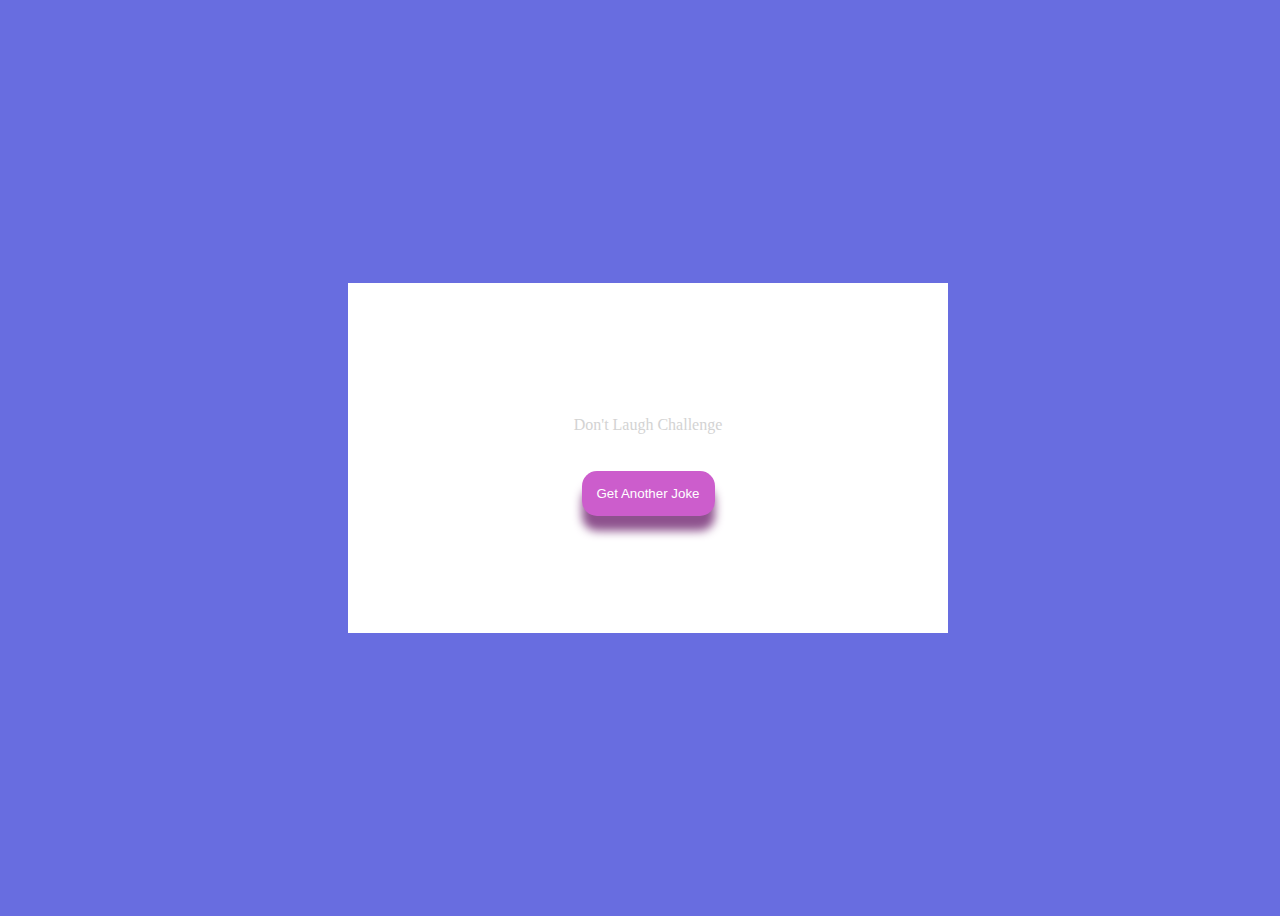
<file: 10_Dad's jokes/index.html>
<!DOCTYPE html>
<html lang="en">
<head>
    <meta charset="UTF-8">
    <meta http-equiv="X-UA-Compatible" content="IE=edge">
    <meta name="viewport" content="width=device-width, initial-scale=1.0">
    <title>Dad's jokes</title>
    <link rel="stylesheet" href="style.css">
    <script src="script.js"></script>
</head>
<body onload="load()">
    <div>
        <p>Don't Laugh Challenge</p>
        <section id="joke">
            <h1 id="question"></h1>
            <h1 id="response"></h1>
        </section>
        <button onclick="clickb()">Get Another Joke</button>
    </div>
</body>
</html>
</file>
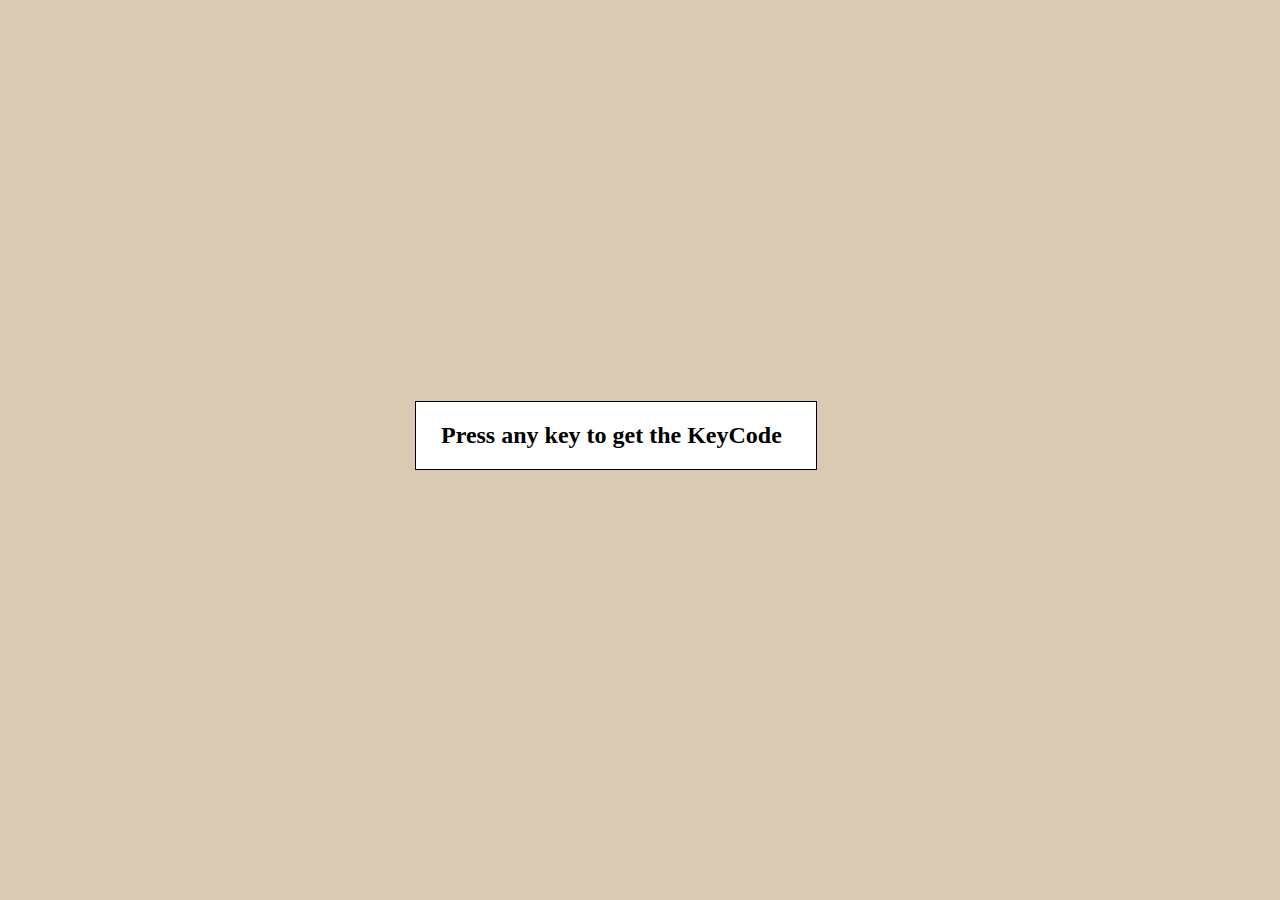
<file: 11_Event Keycodes/index.html>
<!DOCTYPE html>
<html lang="en">
<head>
    <meta charset="UTF-8">
    <meta name="viewport" content="width=device-width, initial-scale=1.0">
    <title>Event Keycodes</title>
    <link rel="stylesheet" href="style.css">
    <script src="script.js"></script>
</head>
<body onkeydown="keyPressed(event)">
    <div class="load" >
        <h2>Press any key to get the KeyCode</h2>
    </div>
    <div class="keys">
        <div>
            <p>event.key</p>
            <div class="text">
                <h2 id="key">0</h2>
            </div>
            
        </div>
        <div>
            <p>event.keyCode</p>
            <div class="text">
                <h2 id="keycode">1</h2>
            </div>
        </div>
        <div>
            <p>event.code</p>
            <div class="text">
                <h2 id="code">2</h2>
            </div>
        </div>
    </div>
</body>
</html>
</file>
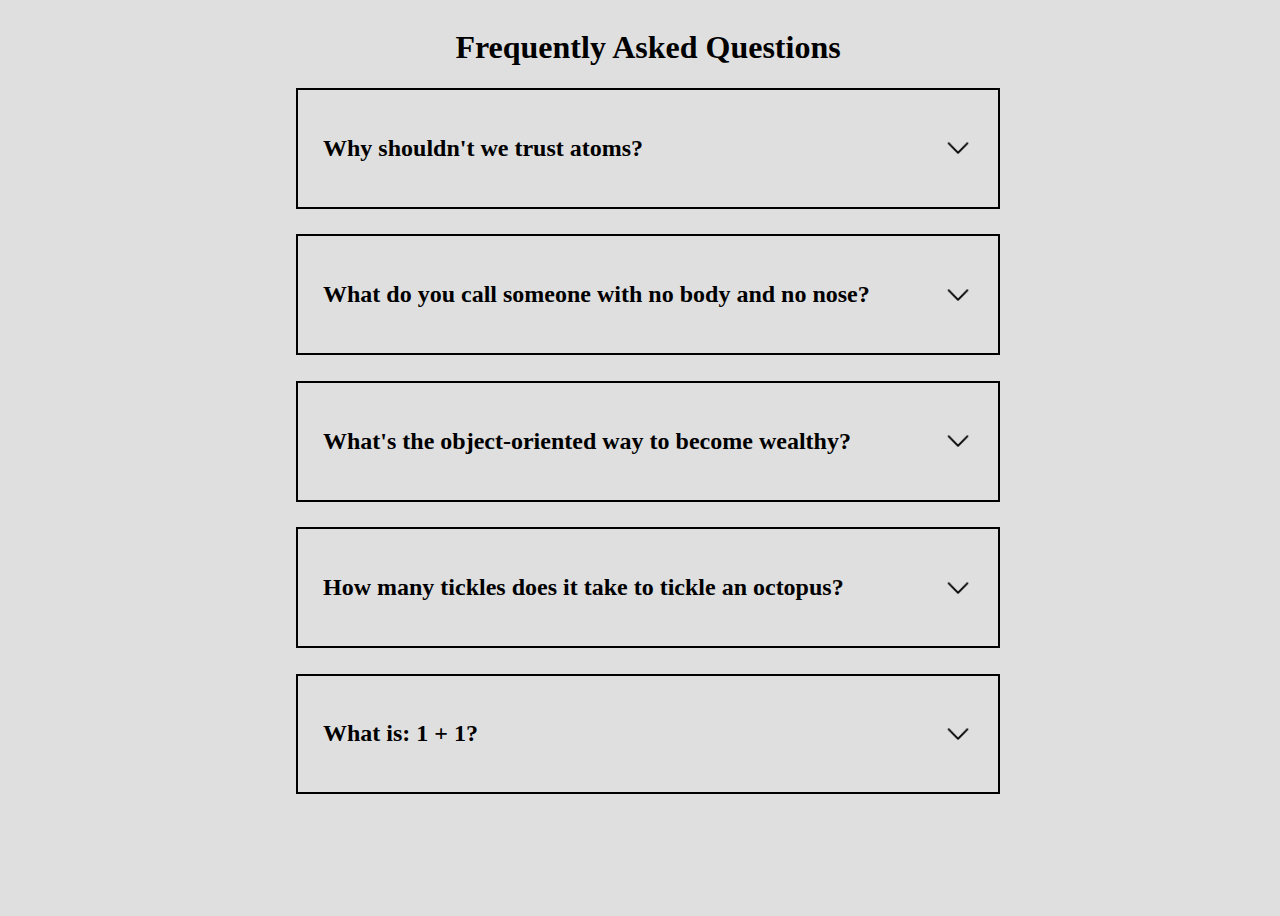
<file: 12_FAQ/index.html>
<!DOCTYPE html>
<html lang="en">
<head>
    <meta charset="UTF-8">
    <meta http-equiv="X-UA-Compatible" content="IE=edge">
    <meta name="viewport" content="width=device-width, initial-scale=1.0">
    <title>FAQ</title>
    <link rel="stylesheet" href="style.css">
    <script src="script.js"></script>
</head>
<body>
    <h1>Frequently Asked Questions</h1>
    <div class="items">
        <h2>Why shouldn't we trust atoms?</h2>
        <button class="btn" onclick="faqclick(0)"></button>
        <div class="text noactive">
            <p>They make up everything</p>
        </div>
    </div>
    <div class="items">
        <h2>What do you call someone with no body and no nose?</h2>
        <button class="btn" onclick="faqclick(1)"></button>
        <div class="text noactive">
            <p>Nobody knows</p>
        </div>
    </div>
    <div class="items">
        <h2>What's the object-oriented way to become wealthy?</h2>
        <button class="btn" onclick="faqclick(2)"></button>
        <div class="text noactive">
            <p>Inheritance</p>
        </div>
    </div>
    <div class="items">
        <h2>How many tickles does it take to tickle an octopus?</h2>
        <button class="btn" onclick="faqclick(3)"></button>
        <div class="text noactive">
            <p>Ten-tickles</p>
        </div>
    </div>
    <div class="items">
        <h2>What is: 1 + 1?</h2>
        <button class="btn" onclick="faqclick(4)"></button>
        <div class="text noactive">
            <p>Depends on who are you asking</p>
        </div>
    </div>
</body>
</html>
</file>
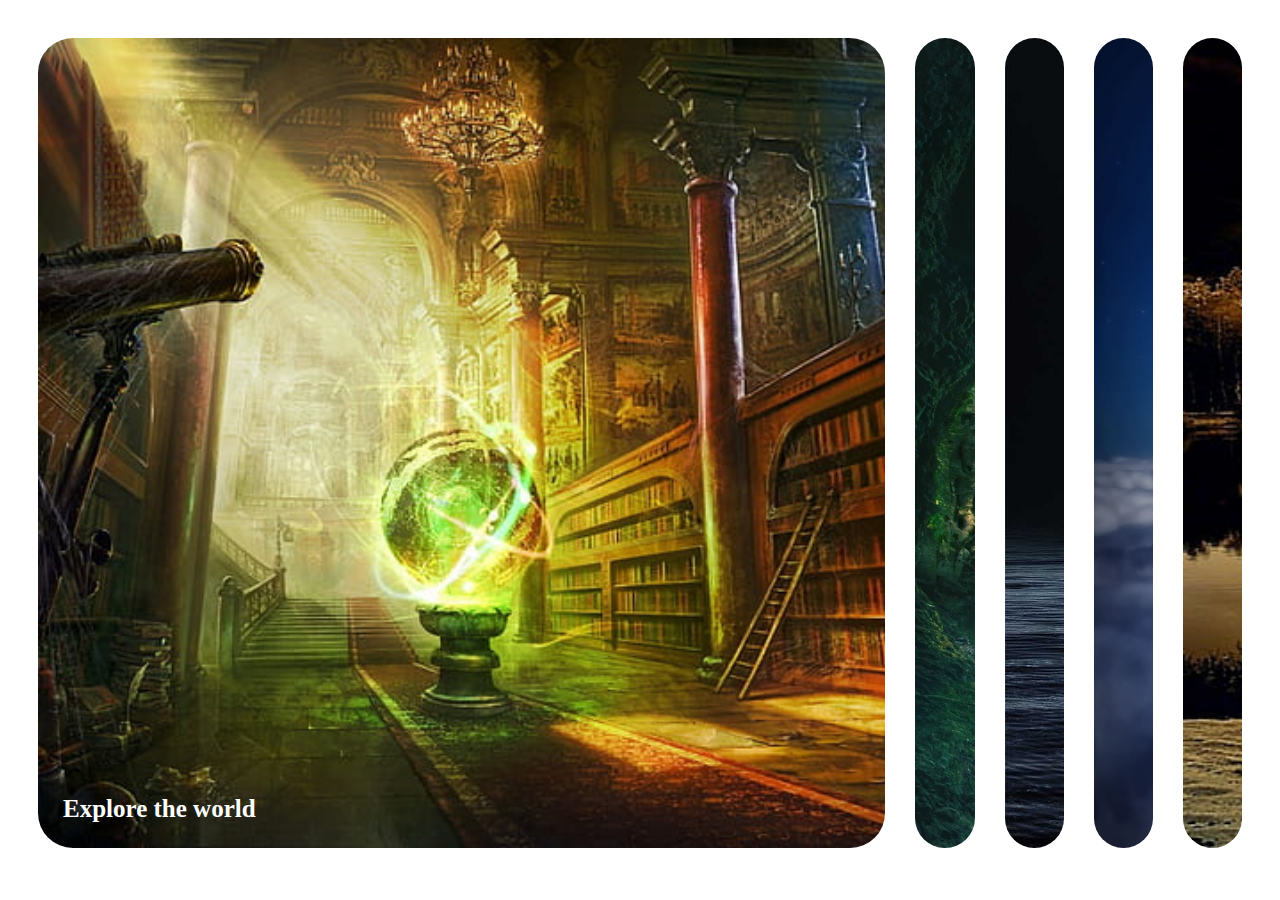
<file: 1_Expanding cards/index.html>
<!DOCTYPE html>
<html lang="en">
<head>
    <meta charset="UTF-8">
    <meta name="viewport" content="width=device-width, initial-scale=1.0">
    <title>Expanding cards</title>
    <link rel="stylesheet" href="style.css">
    <script src="script.js"></script>
</head>
<body>
    <div onclick="expand(0)" class="cards">
        <h3>Explore the world</h3>
    </div>
    <div onclick="expand(1)" class="cards">
        <h3>Wild forest</h3>
    </div>
    <div onclick="expand(2)" class="cards">
        <h3>Sunny beach</h3>
    </div>
    <div onclick="expand(3)" class="cards">
        <h3>City on winter</h3>
    </div>
    <div onclick="expand(4)" class="cards">
        <h3>Mountains - Clouds</h3>
    </div>
</body>
</html>
</file>
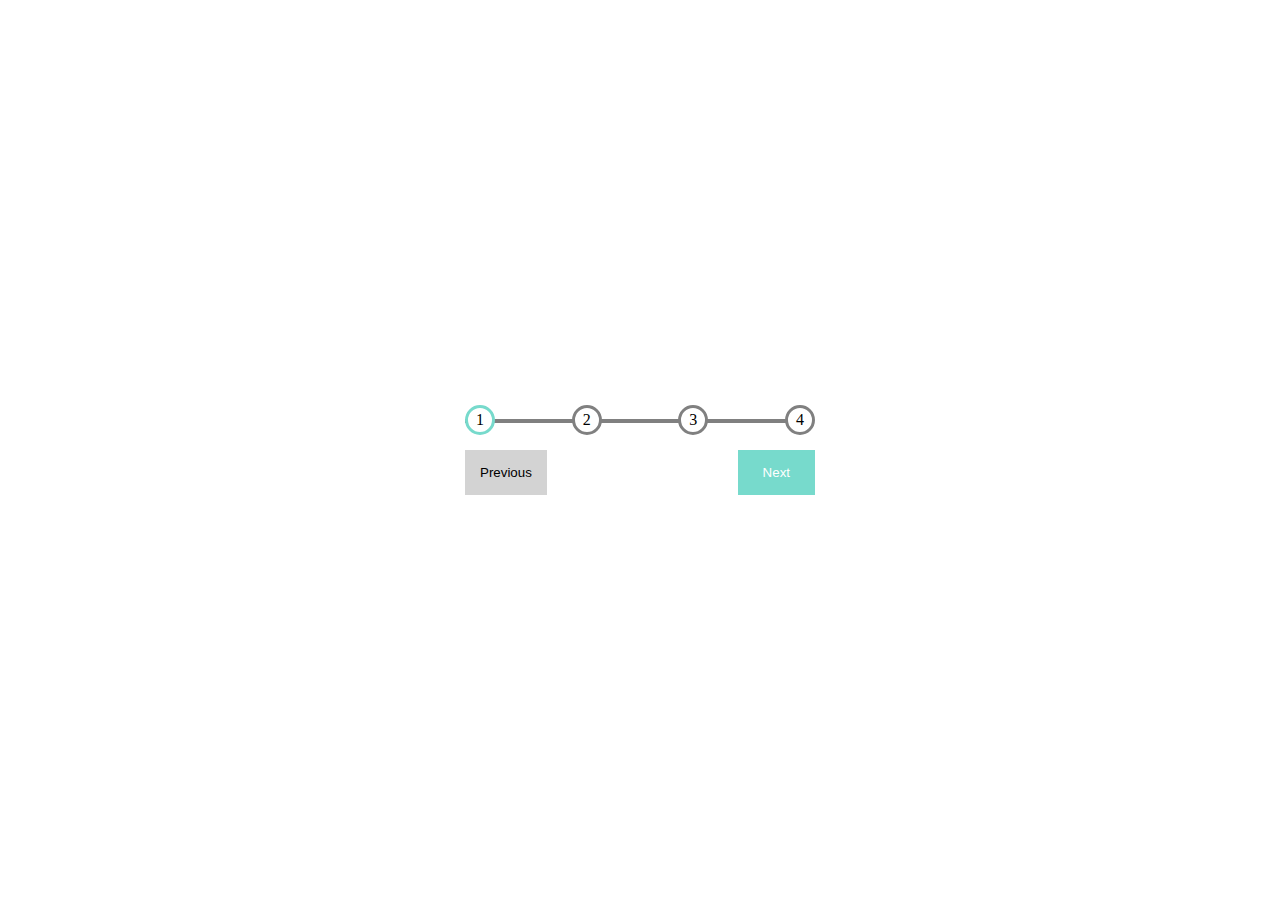
<file: 2_Progress steps/index.html>
<!DOCTYPE html>
<html lang="en">
<head>
    <meta charset="UTF-8">
    <meta name="viewport" content="width=device-width, initial-scale=1.0">
    <title>Progress steps</title>
    <link rel="stylesheet" href="style.css">
    <script src="script.js"></script>
</head>
<body onload="load()">
    <div class="container">
        <div class="progress">
            <div class="line"></div>
            <div class="number">1</div>
            <div class="number">2</div>
            <div class="number">3</div>
            <div class="number">4</div>
        </div>
        <div class="buttons">
            <button id="previous" onclick="previous()" disabled>Previous</button>
            <button id="next" onclick="next1()">Next</button>
        </div>
    </div>

</body>
</html>
</file>
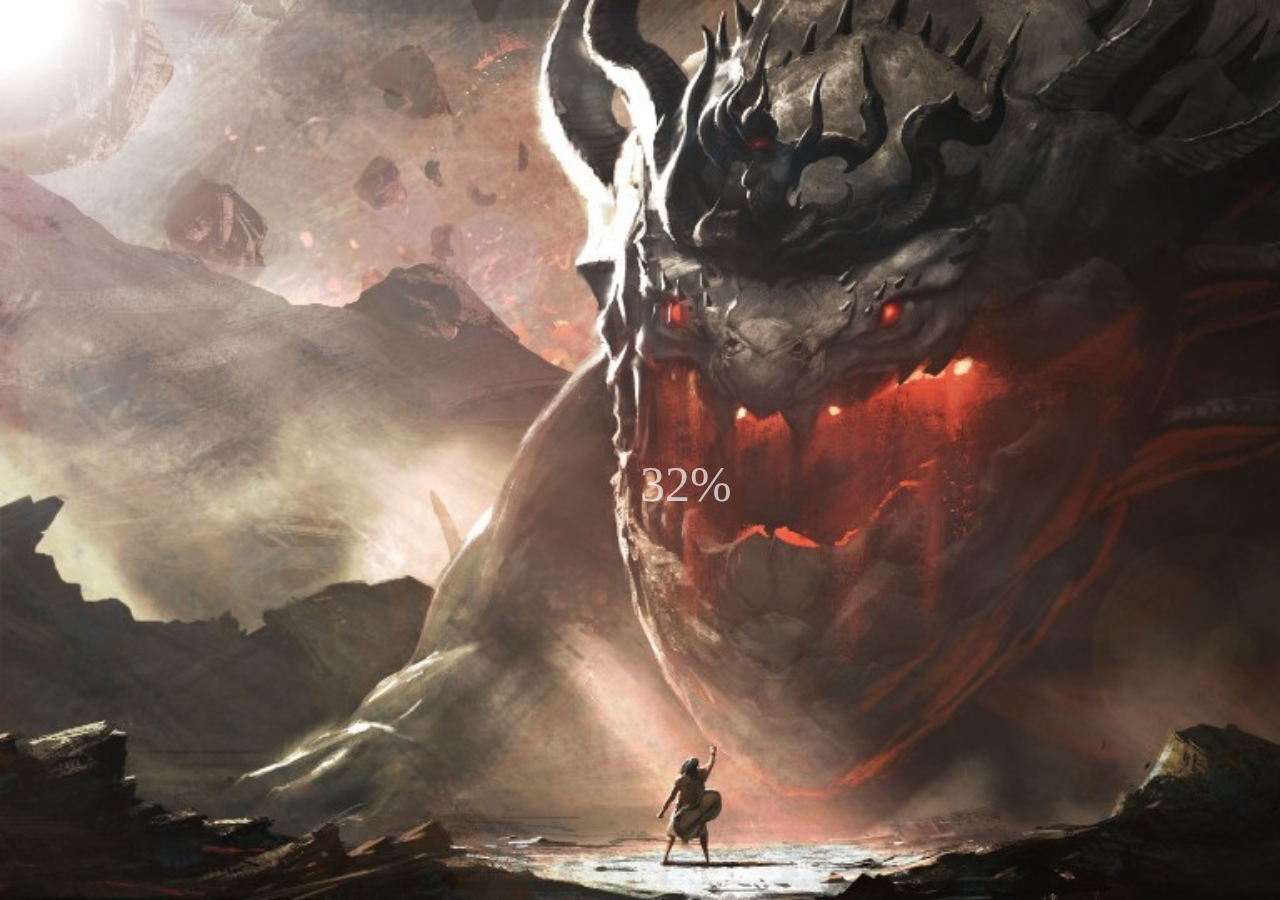
<file: 5_Blurry loading/index.html>
<!DOCTYPE html>
<html lang="en">
<head>
    <meta charset="UTF-8">
    <meta name="viewport" content="width=device-width, initial-scale=1.0">
    <title>Blurry loading</title>
    <link rel="stylesheet" href="style.css">
    <script src="script.js"></script>
</head>
<body onload="load()">
    <div class="image">
    </div>
    <p class="loader"></p>
</body>
</html>
</file>
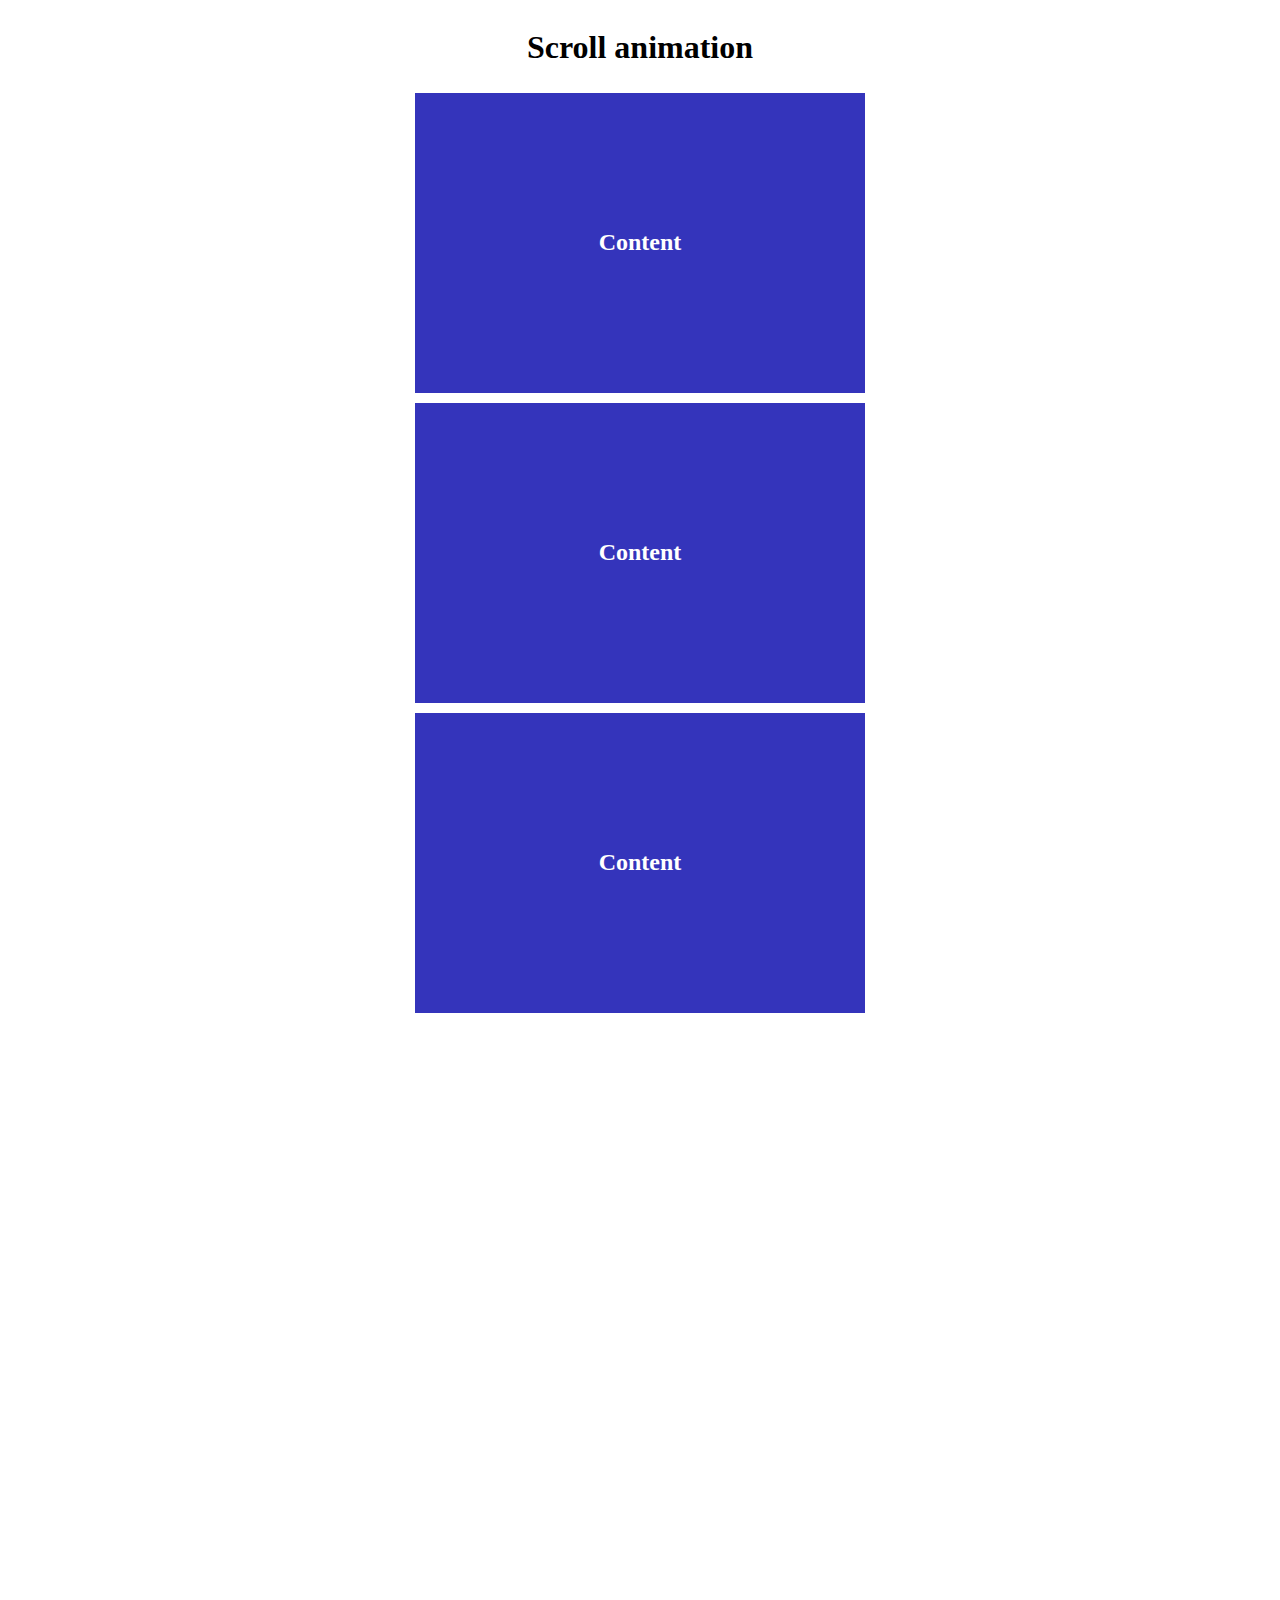
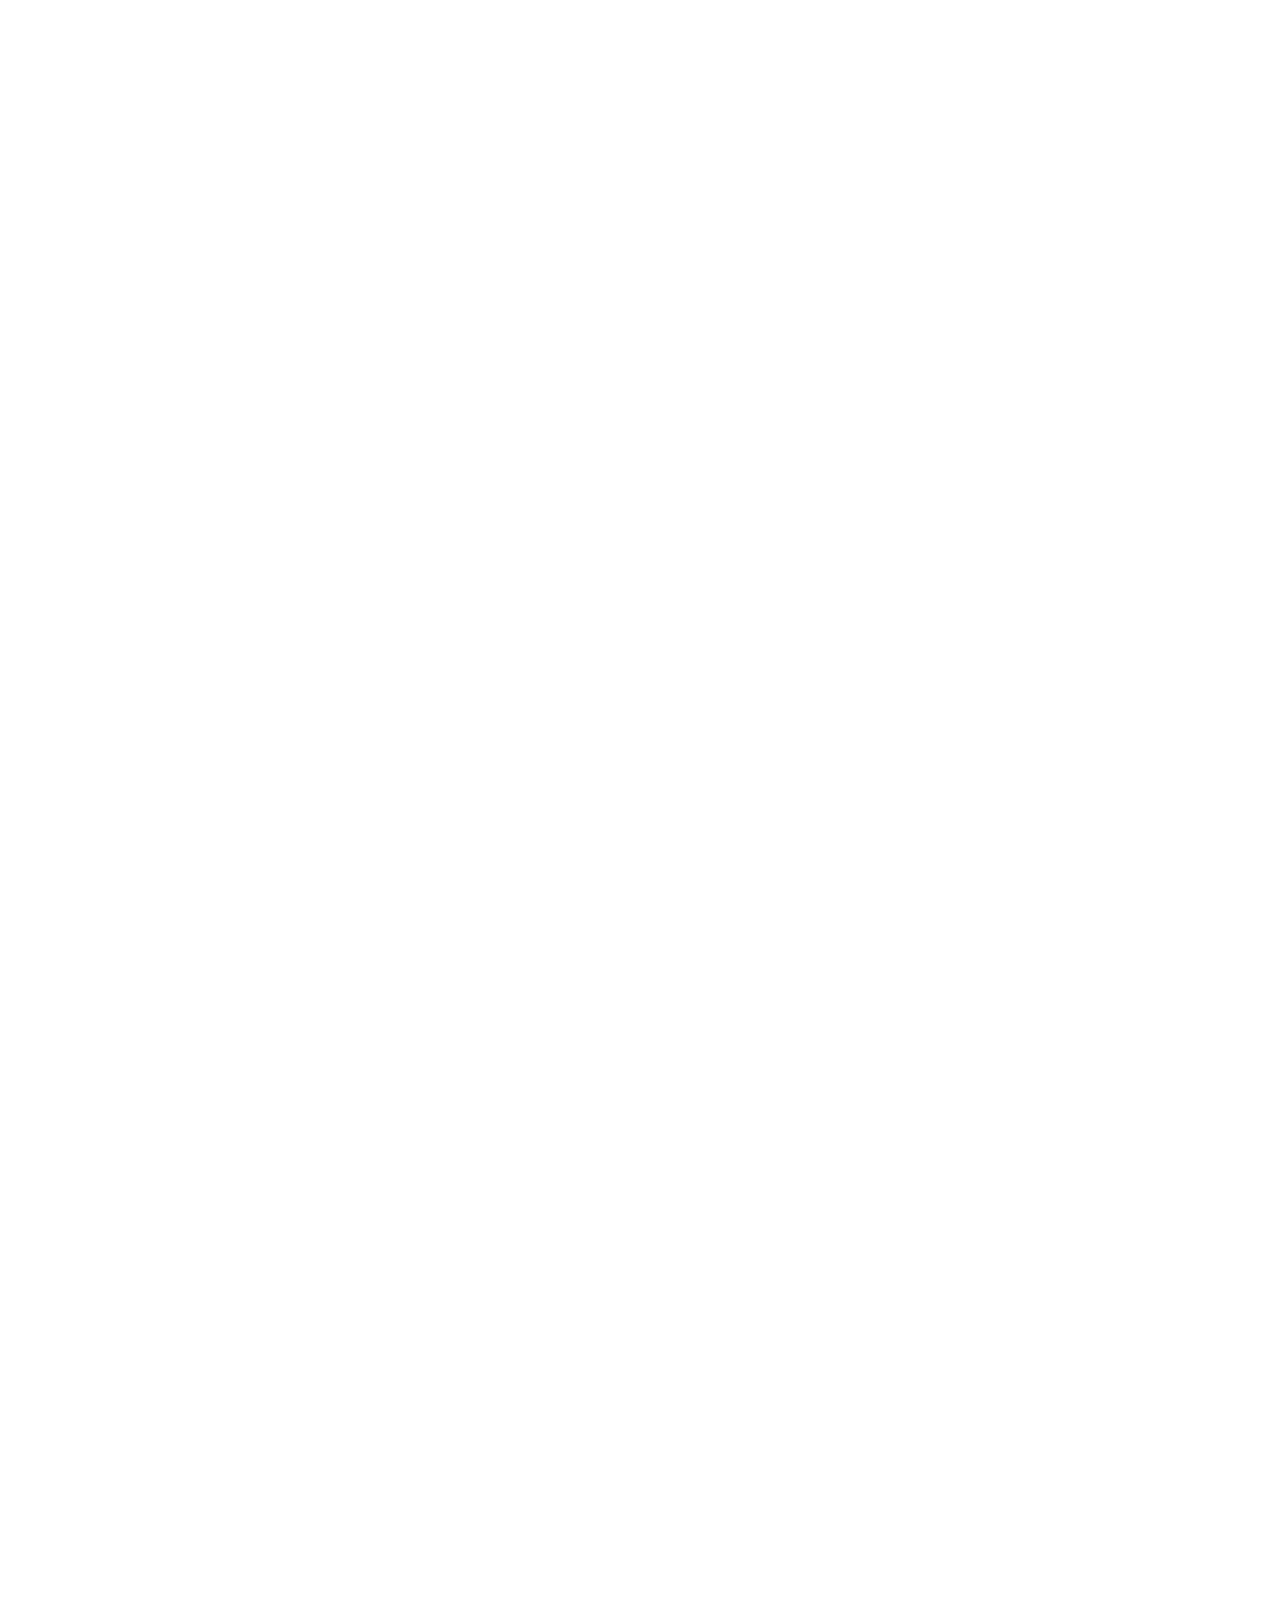
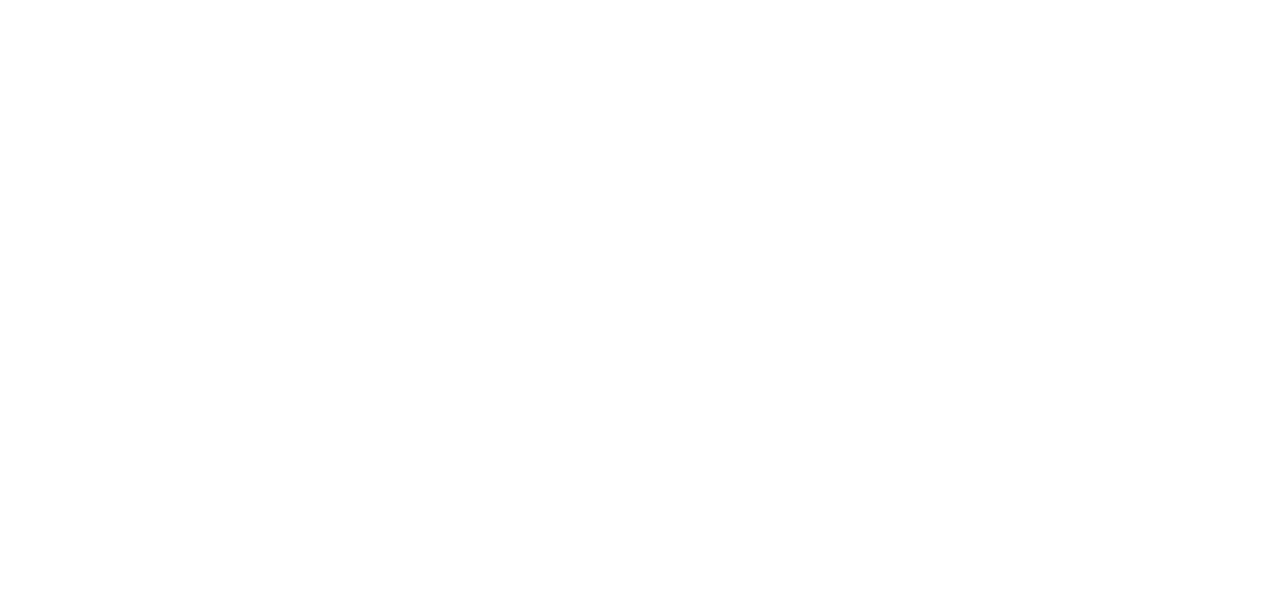
<file: 6_Scroll animation/index.html>
<!DOCTYPE html>
<html lang="en">
<head>
    <meta charset="UTF-8">
    <meta name="viewport" content="width=device-width, initial-scale=1.0">
    <title>Scroll animation</title>
    <link rel="stylesheet" href="style.css">
    <script src="script.js"></script>
</head>
<body onscroll="scrolling()" onload="load()">
    <h1>Scroll animation</h1>
    <div class="box show">
        <h2>Content</h2>
    </div>
    <div class="box show">
        <h2>Content</h2>
    </div>
    <div class="box show">
        <h2>Content</h2>
    </div>
    <div class="box">
        <h2>Content</h2>
    </div>
    <div class="box pair">
        <h2>Content</h2>
    </div>
    <div class="box">
        <h2>Content</h2>
    </div>
    <div class="box pair">
        <h2>Content</h2>
    </div>
    <div class="box">
        <h2>Content</h2>
    </div>
    <div class="box pair">
        <h2>Content</h2>
    </div>
    <div class="box">
        <h2>Content</h2>
    </div>
    <div class="box pair">
        <h2>Content</h2>
    </div>
    <div class="box">
        <h2>Content</h2>
    </div>
</body>
</html>
</file>
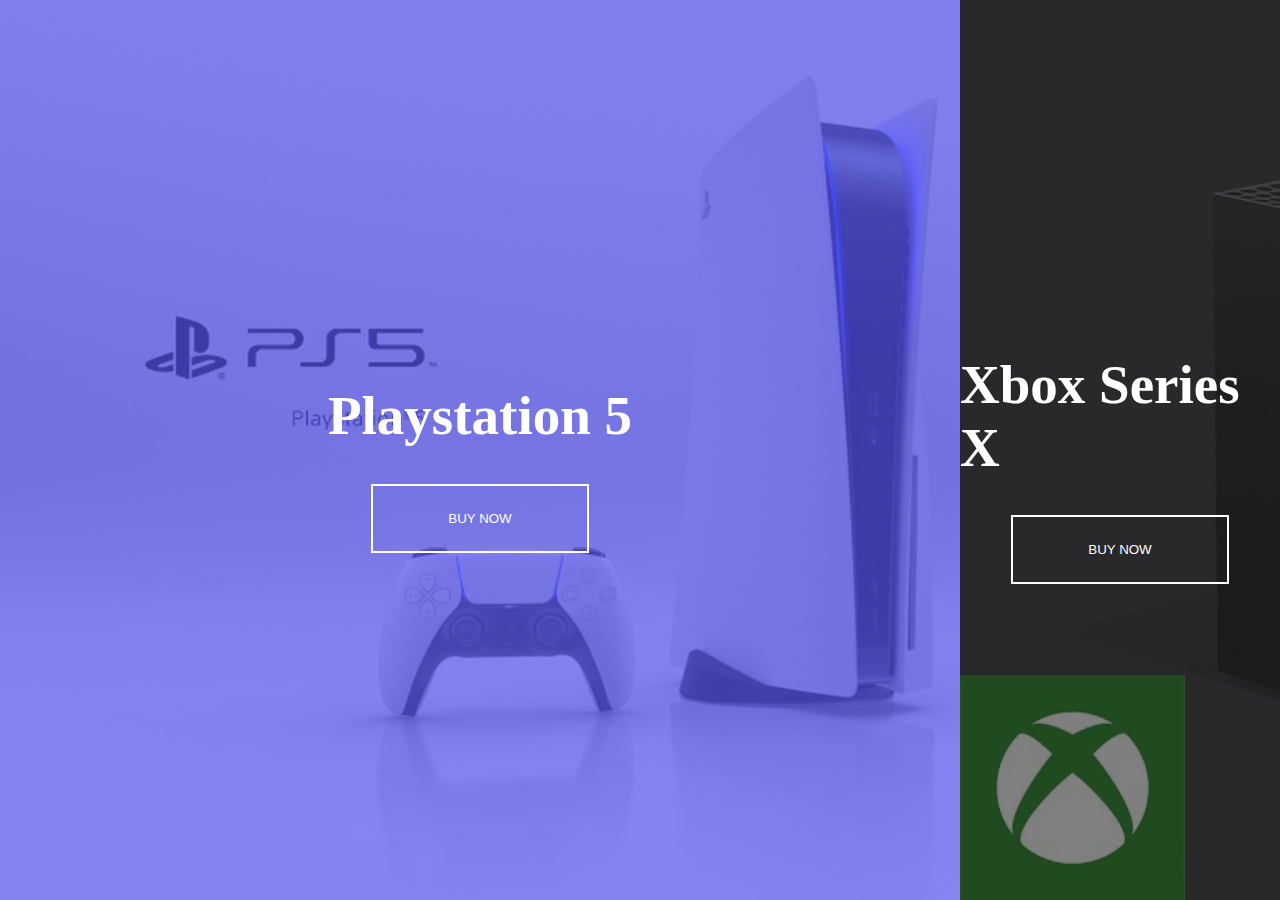
<file: 7_Split landing page/index.html>
<!DOCTYPE html>
<html lang="en">
<head>
    <meta charset="UTF-8">
    <meta name="viewport" content="width=device-width, initial-scale=1.0">
    <title>Split landing page</title>
    <link rel="stylesheet" href="style.css">
    <script src="script.js"></script>
</head>
<body>
    <div class="container">
        <div class="card left" onmouseenter="mousein(this)" onmouseleave="mouseoff(this)">
            <h1>Playstation 5</h1>
            <button class="playstation">BUY NOW</button> 
        </div>
        <div class="card right" onmouseenter="mousein(this)" onmouseleave="mouseoff(this)">
            <h1>Xbox Series X</h1>
            <button class="xbox">BUY NOW</button> 
        </div>
    </div>
</body>
</html>
</file>
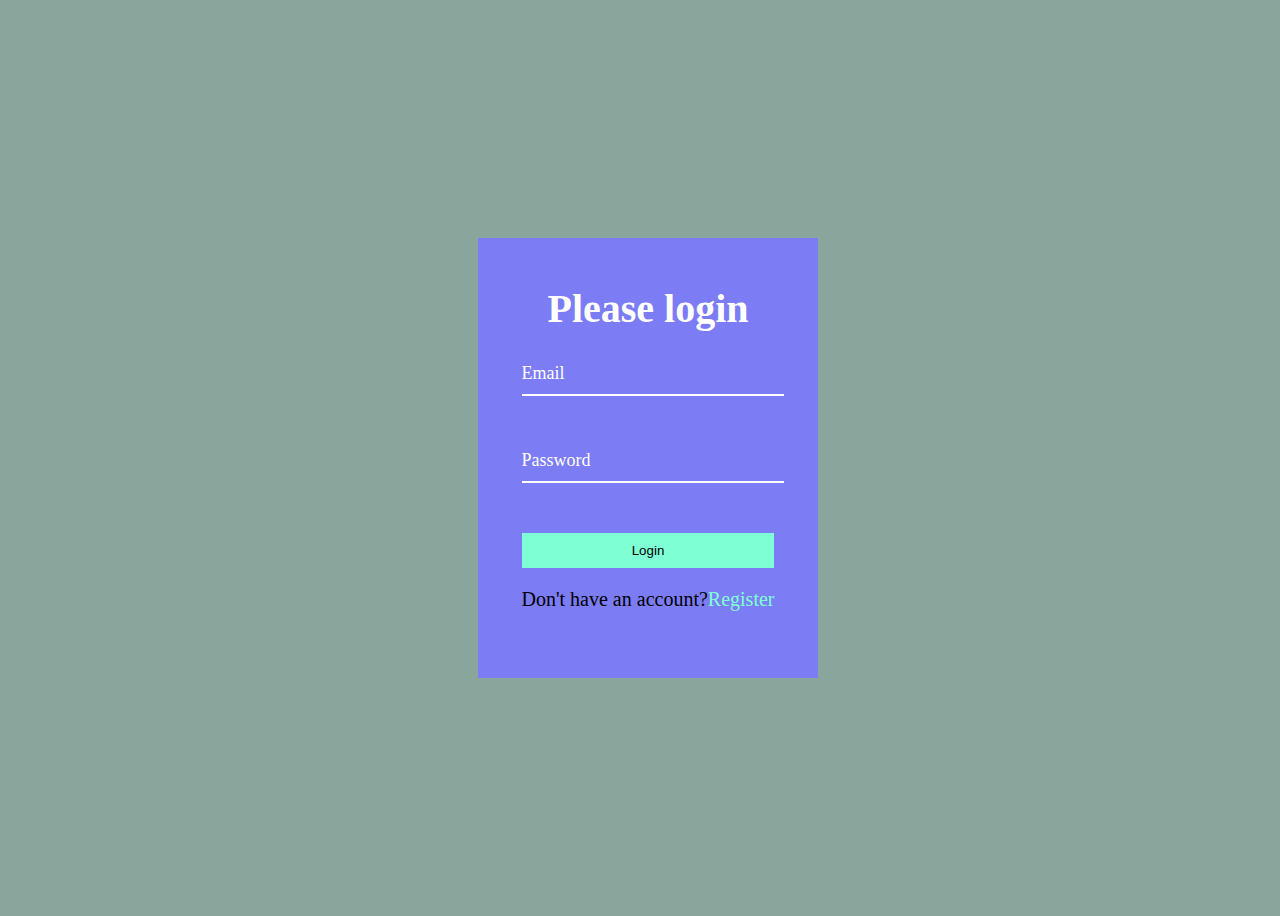
<file: 8_Form wave/index.html>
<!DOCTYPE html>
<html lang="en">
<head>
    <meta charset="UTF-8">
    <meta name="viewport" content="width=device-width, initial-scale=1.0">
    <title>Form wave</title>
    <link rel="stylesheet" href="style.css">
    <script src="script.js"></script>
</head>
<body onload="load()">
    <div class="container">
        <h1>Please login</h1>
        <form>
            
            <input class="inputemail" type="text" onfocus="focusEl(this)" onblur="unfocus(this)">
            <div class="email" >
                <span class="elementsEmail">E</span>
                <span class="elementsEmail">m</span>
                <span class="elementsEmail">a</span>
                <span class="elementsEmail">i</span>
                <span class="elementsEmail">l</span>
            </div>
            <input  class="inputpassw" type="password" onfocus="focusEl(this)" onblur="unfocus(this)">
            <div class="password">
                <span class="elementsPassw">P</span>
                <span class="elementsPassw">a</span>
                <span class="elementsPassw">s</span>
                <span class="elementsPassw">s</span>
                <span class="elementsPassw">w</span>
                <span class="elementsPassw">o</span>
                <span class="elementsPassw">r</span>
                <span class="elementsPassw">d</span>
            </div>
            <button>Login</button>
            <p>Don't have an account?<a href="#">Register</a></p>
        </form>
    </div>
</body>
</html>
</file>
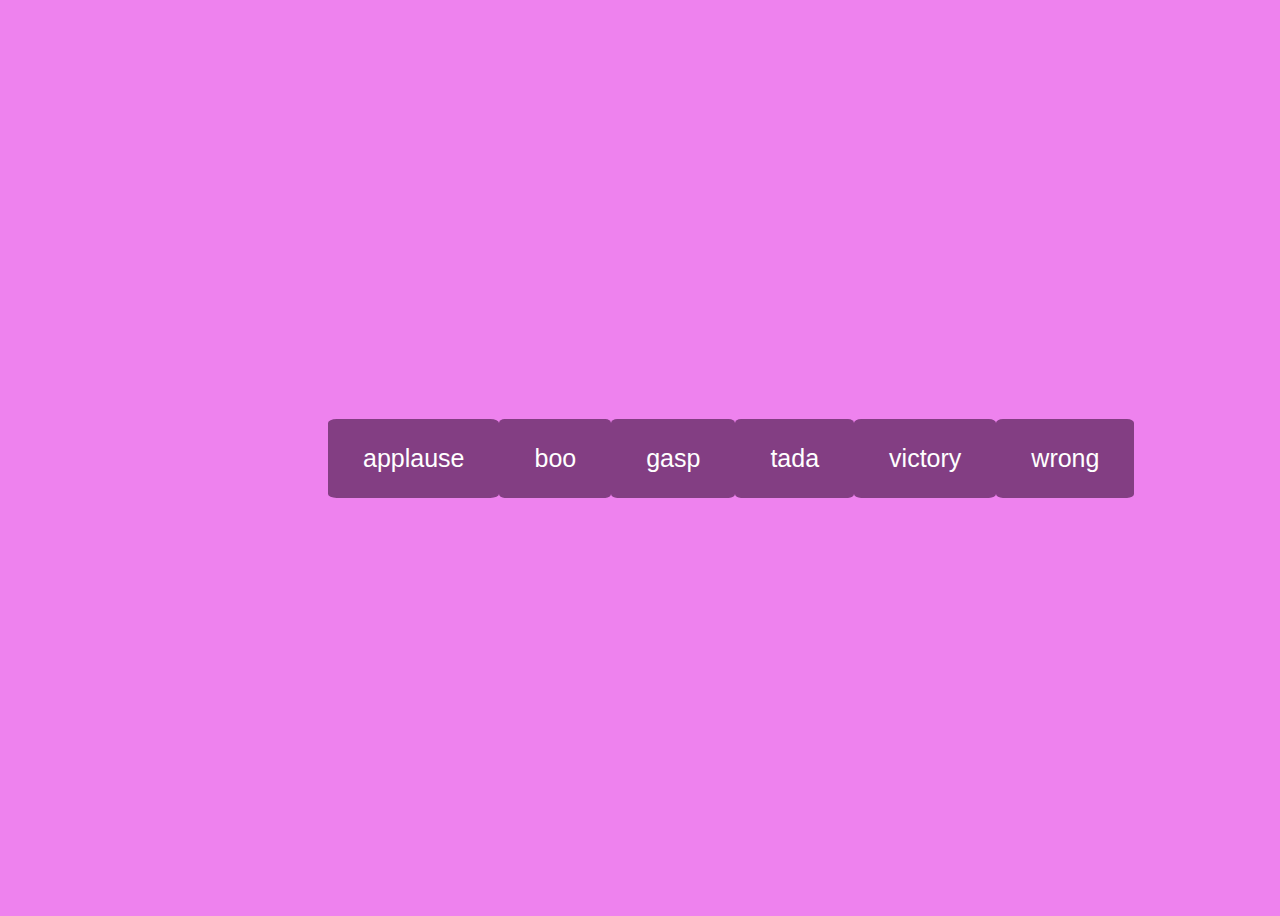
<file: 9_Sound board/index.html>
<!DOCTYPE html>
<html lang="en">
<head>
    <meta charset="UTF-8">
    <meta name="viewport" content="width=device-width, initial-scale=1.0">
    <title>Sound board</title>
    <link rel="stylesheet" href="style.css">
    <script src="script.js"></script>
</head>
<body onload="load()">
    <audio id="applause" src="resources/sound-board_sounds_applause.mp3"></audio>
    <audio id="boo" src="resources/sound-board_sounds_boo.mp3"></audio>
    <audio id="gasp" src="resources/sound-board_sounds_gasp.mp3"></audio>
    <audio id="tada" src="resources/sound-board_sounds_tada.mp3"></audio>
    <audio id="victory" src="resources/sound-board_sounds_victory.mp3"></audio>
    <audio id="wrong" src="resources/sound-board_sounds_wrong.mp3"></audio>
    <div>
        <button onclick="audioclick(this)">applause</button>
        <button onclick="audioclick(this)">boo</button>
        <button onclick="audioclick(this)">gasp</button>
        <button onclick="audioclick(this)">tada</button>
        <button onclick="audioclick(this)">victory</button>
        <button onclick="audioclick(this)">wrong</button>
    </div>
</body>
</html>
</file>
<file: 10_Dad's jokes/style.css>
body {
    background-color: #686de0;
    width: 100vw;
    height: 100vh;
    display: flex;
    justify-content: center;
    align-items: center;
}

div {
    padding: 50px;
    background-color: #fff;
    width: 500px;
    height: 250px;
    display: flex;
    flex-direction: column;
    justify-content: center;
    align-items: center;
}

button {
    padding: 15px;
    border: 0;
    background-color: rgb(204, 93, 204);
    border-radius: 15px;
    box-shadow: 0px 15px 10px rgb(142, 82, 142);
    color: white;
    cursor: pointer;
}

button:active {
    transform: translateY(10px);
    box-shadow: 0px 5px 10px rgb(142, 82, 142);
}

section {
    text-align: center;
}

p {
    color: lightgray;
}
</file>
<file: 11_Event Keycodes/style.css>
body {
    background-color: rgb(218, 201, 179);
    width: 95vw;
    height: 95vh;
    display: flex;
    justify-content: center;
    align-items: center;
}

.keys {
    display: none;
    flex-wrap: wrap;
    width: 100%;
    justify-content: center;
    
}

.load {
    width: 350px;
    height: auto;
    background-color: white;
    border: 1px solid black;
    padding: 0px 25px;
}

.keys div {
    margin-right: 5%;
    text-align: center;
}

.text {
    min-width: 117px;
    padding: 0 25px;
    background-color: white;
    border: 1px solid black;

}

p{
    margin: 0;
    margin-bottom: 2px;
    color: rgb(146, 131, 131);
}

.not-active{
    display: none;
}

.active {
    display: flex;
}
</file>
<file: 12_FAQ/style.css>
body {
    width: 100vw;
    height: 100vh;
    display: flex;
    align-items: center;
    flex-direction: column;
    background-color: rgb(223, 223, 223);
}

.items {
    width: 650px;
    border: 2px solid black;
    padding: 25px;
    margin-bottom: 2%;
    display: flex;
    flex-wrap: wrap;
    justify-content: space-between;
}

h2 {
    width: 90%;
}

button {
    background-image: url("resources/down-arrow.png");
    background-size: cover;
    border: 0;
    background-color: transparent;
    width: 30px;
    height: 30px;
    cursor: pointer;
    align-self: center;
}

.items div {
    
    width: 100%;
}

.noactive {
    display: none;
}

.active-items{
    background-color: white;
}

.active-button {
    background-image: url("resources/cross.png");
}
</file>
<file: 1_Expanding cards/style.css>
body {
    display: flex;
    padding: 15px;
}

div {
    border-radius: 35px;
    height: 90vh;
    width: 15vw;
    margin: 15px;
    transition: width 1s ease-in;
    display: flex;
    align-items: flex-end;
}

div:nth-child(1){
    background-image: url("resources/fondo1.jpg");
    background-repeat: no-repeat;
    background-size: cover;
    width: 215vw;
    
}

div:nth-child(2){
    background-image: url("resources/fondo2.jpg");
    background-repeat: no-repeat;
    background-size: cover;
    
}

div:nth-child(3){
    background-image: url("resources/fondo3.jpg");
    background-repeat: no-repeat;
    background-size: cover;
    
}

div:nth-child(4){
    background-image: url("resources/fondo4.jpg");
    background-repeat: no-repeat;
    background-size: cover;
    
}

div:nth-child(5){
    background-image: url("resources/fondo5.jpg");
    background-repeat: no-repeat;
    background-size: cover;
    
}

div:nth-child(2) h3, div:nth-child(3) h3, div:nth-child(4) h3, div:nth-child(5) h3{
    transition: display 1s ease-out;
    display: none;
}
div h3{
    color: white;
    margin-left: 25px;
    font-size: 25px;
}
</file>
<file: 2_Progress steps/style.css>
* {
    box-sizing: border-box;
}

body{
    display: flex;
    justify-content: center;
    align-items: center;
    height: 100vh;
    margin: 0;
    padding: 0;
}

.container {
    text-align: center;
    width: 350px;
}

.progress {
    display: flex;
    justify-content: space-between;
    margin-bottom: 15px;
    width: 100%;
    position: relative;
}

.progress::before {
    content: "";
    position: absolute;
    top: 48%;
    left: 0;
    height: 4px;
    width: 99%;
    background-color: gray;
    z-index: -1;
}

.line {
    height: 4px;
    background-color: rgb(119, 218, 204);
    position: absolute;
    z-index: -1;
    top: 48%;
    left: 0;
    width: 0%;
    transition: width 1s ease;
}

.number {
    display: flex;
    border: 3px solid gray;
    border-radius: 50%;
    height: 30px;
    width: 30px;
    justify-content: center;
    align-items: center;
    background-color: white;
    transition: border-color 1s ease;
}

.progress div:nth-child(2) {
    border-color: rgb(119, 218, 204);
}

.buttons {
    display: flex;
    justify-content: space-between;
}

.buttons button {
    padding: 15px;
    border: 0;
    
}

.buttons button:nth-child(1) {
    background-color: lightgray;
    color: black;
    cursor: not-allowed;
}

.buttons button:nth-child(2) {
    background-color: rgb(119, 218, 204);
    color: white;
    padding-left: 25px;
    padding-right: 25px;
    cursor: pointer;
}
</file>
<file: 5_Blurry loading/style.css>
body {
    width: 100%;
    height: 100%;
    display: flex;
    justify-content: center;
    align-items: center;
    margin: 0;
    padding: 0;
}



body div{
    width: 100vw;
    height: 100vh;
    background-image: url("resources/background.jpg");
    background-repeat: no-repeat;
    background-size: cover;
    filter: blur(20px);
    transition: filter 2.5s linear;
}

body p {
    position: absolute;
    left: 50%;
    top: 45%;
    color: white;
    font-size: 50px;
}
</file>
<file: 6_Scroll animation/style.css>
body {
    display: flex; 
    justify-content: center;
    align-items: center;
    flex-direction: column;
    overflow-x: hidden;
    flex-wrap: wrap;
}

.box {
    display: flex;
    width: 450px;
    height: 300px;
    background-color: rgb(52, 52, 187);
    margin: 5px;
    justify-content: center;
    align-items: center;
    color: white;
    transform: translateX(300%);
    transition: transform 0.25s linear;
}

.pair {
    transform: translateX(-300%);
}

.show {
    transform: translateX(0);    
}
</file>
<file: 7_Split landing page/style.css>
body {
    margin: 0;
    padding: 0;
    height: 100vh;
}

.container {
    position: relative;
    width: 100%;
    height: 100%;
}

.card {
    position: absolute;
    width: 50%;
    height: 100%;
    background-size: cover;
    background-repeat: no-repeat;
    display: flex;
    flex-direction: column;
    justify-content: center;
    align-items: center;
    transition: width 0.6s linear;
    
}

.left {
    left: 0;
    background-image: url("resources/ps.jpg");
    
    color: white;

}

.left::before{
    content: "";
    position: absolute;
    background-color: rgba(87, 84, 236, 0.7);
    width: 100%;
    height: 100%;
}

.right {
    right: 0;
    background-image: url("resources/xbox.jpg");
    color: white;
}

.right::before{
    content: "";
    position: absolute;
    background-color: rgba(43, 43, 43, 0.6);
    width: 100%;
    height: 100%;
}

h1 {
    font-size: 55px;
    z-index: 1;
}

button {
    z-index: 1;
    background-color: transparent;
    border: 2px solid white;
    padding: 25px 75px;
    color: white;
    cursor: pointer;
}

.playstation:hover {
    background-color: rgba(87, 84, 236, 1);
}

.xbox:hover {
    background-color: rgba(0, 255, 21, 0.7);
}

.active
{
    width:75%;
}

.not-active
{
    width: 25%;
}
</file>
<file: 8_Form wave/style.css>
body {
    background-color: rgb(137, 165, 156);
    display: flex;
    justify-content: center;
    align-items: center;
    width: 100%;
    height: 100vh;
    z-index: -1;
}

.container {
    position: absolute;
    display: flex;
    flex-direction: column;
    width: 300px;
    height: 400px;
    background-color: rgb(124, 124, 245);
    padding: 20px;
    align-items: center;
}

h1 {
    color: white;
    font-size: 40px;
}

input[type="text"], input[type="password"]
{
    border: 0;
    border-bottom: 2px solid white;
    background-color: transparent;
    margin-bottom: 30px;
    outline: none;
    width: 100%;  
    padding: 10px 5px 10px 5px;  
    color: white;
    z-index: 2;
}

button
{
    width: 100%;
    padding: 10px;
    background-color: aquamarine;
    cursor: pointer;
    border: 0;
}

.password, .email{
    display: flex;
    position: relative;
    top: -23%;
    z-index: 0;
    user-select: none;
    width: 5px;
    height: 20px;
}

.password span, .email span {
    margin: 0;
    font-size: 18px;
    color: white;
    transition: transform 0.1s linear;
    display: inline;
    
}



p {
    font-size: 20px;
}

a {
    text-decoration: none;
    color: aquamarine;
}
</file>
<file: 9_Sound board/style.css>
body {
    display: flex;
    width: 100vw;
    height: 100vh;
    justify-content: center;
    align-items: center;
    background-color: violet;
    overflow: hidden;
}

div {
    display: flex;
    width: 50%;
    justify-content: space-between;
}

button {
    padding: 25px 35px;
    background-color: rgb(131, 62, 131);
    border: 0;
    border-radius: 5%;
    cursor: pointer;
    color: white;
    font-size: 25px;
}
</file>
